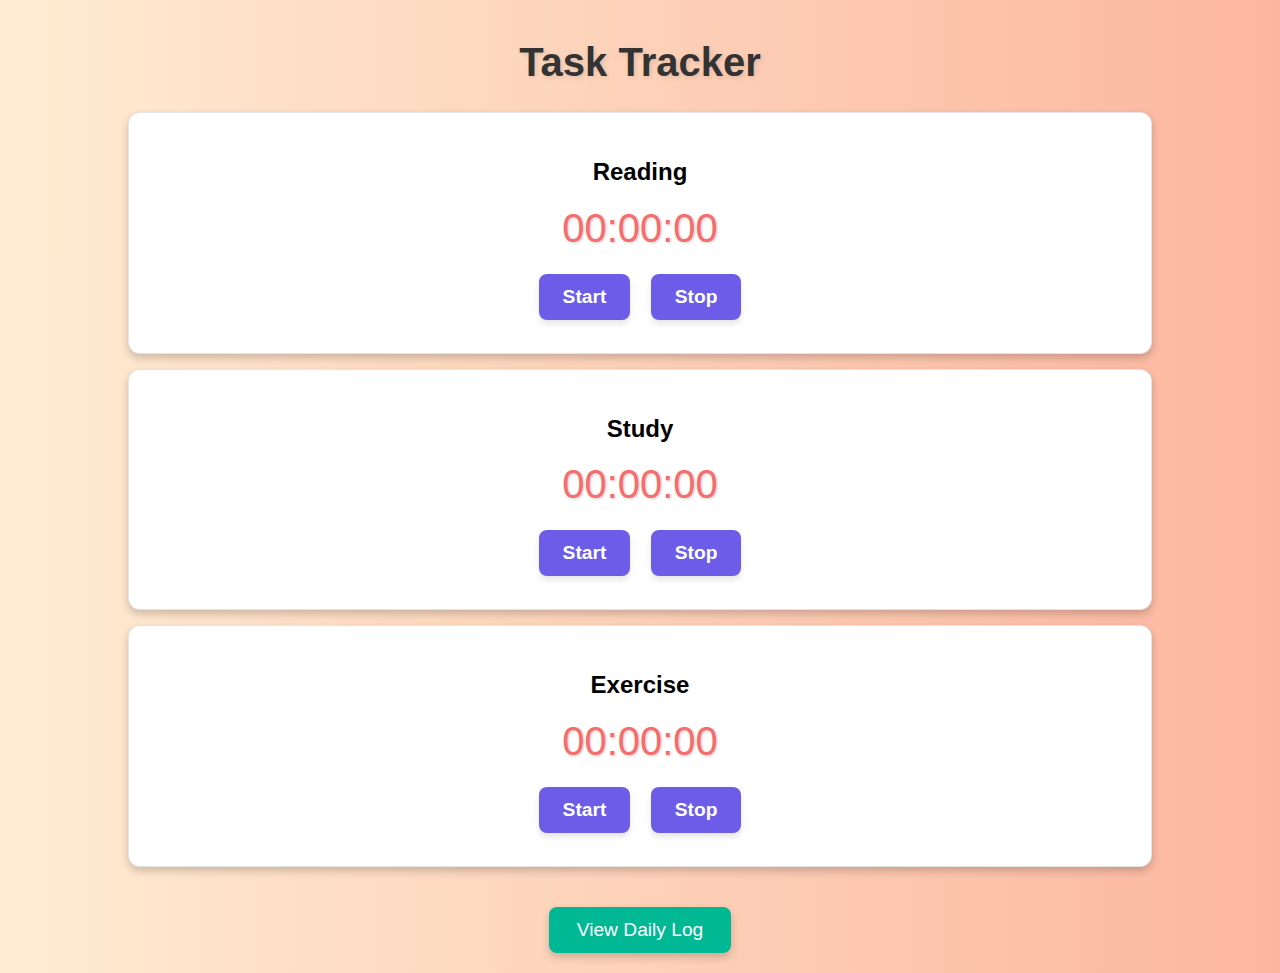
<file: index.html>
<!DOCTYPE html>
<html lang="en">
<head>
    <meta charset="UTF-8">
    <meta name="viewport" content="width=device-width, initial-scale=1.0">
    <title>Task Tracker</title>
    <link rel="stylesheet" href="style.css">
</head>
<body>
    <div class="container">
        <h1>Task Tracker</h1>
        <div id="task-list">
            <div class="task" data-task="Reading">
                <h2>Reading</h2>
                <div class="timer" id="timer-reading">00:00:00</div>
                <button onclick="startTask('Reading')">Start</button>
                <button onclick="stopTask('Reading')">Stop</button>
            </div>
            <div class="task" data-task="Study">
                <h2>Study</h2>
                <div class="timer" id="timer-study">00:00:00</div>
                <button onclick="startTask('Study')">Start</button>
                <button onclick="stopTask('Study')">Stop</button>
            </div>
            <div class="task" data-task="Exercise">
                <h2>Exercise</h2>
                <div class="timer" id="timer-exercise">00:00:00</div>
                <button onclick="startTask('Exercise')">Start</button>
                <button onclick="stopTask('Exercise')">Stop</button>
            </div>
        </div>
        <a href="log.html" class="log-button">View Daily Log</a>
    </div>

    <script src="script.js"></script>
</body>
</html>
</file>
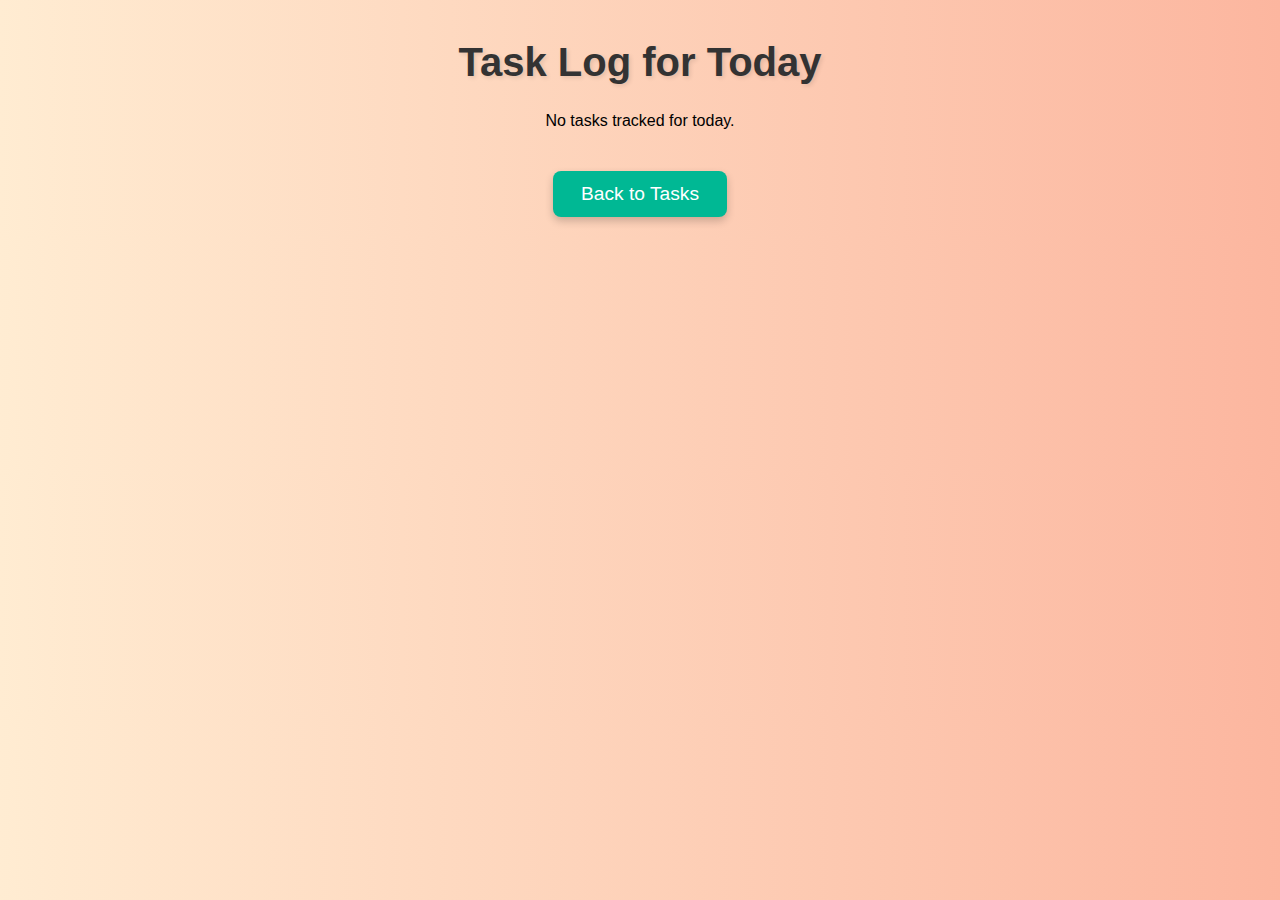
<file: log.html>
<!DOCTYPE html>
<html lang="en">
<head>
    <meta charset="UTF-8">
    <meta name="viewport" content="width=device-width, initial-scale=1.0">
    <title>Task Log</title>
    <link rel="stylesheet" href="style.css">
</head>
<body>
    <div class="container">
        <h1>Task Log for Today</h1>
        <div id="log"></div>
        <a href="index.html" class="log-button">Back to Tasks</a>
    </div>

    <script>
        document.addEventListener('DOMContentLoaded', () => {
            let today = new Date().toLocaleDateString();
            let log = JSON.parse(localStorage.getItem(today)) || {};
            const logDiv = document.getElementById('log');

            if (Object.keys(log).length === 0) {
                logDiv.innerHTML = "<p>No tasks tracked for today.</p>";
            } else {
                Object.keys(log).forEach(task => {
                    logDiv.innerHTML += `<h2>${task}</h2><p>Time Spent: ${formatTime(log[task])}</p>`;
                });
            }
        });

        function formatTime(seconds) {
            const hrs = Math.floor(seconds / 3600);
            const mins = Math.floor((seconds % 3600) / 60);
            const secs = seconds % 60;
            return `${hrs.toString().padStart(2, '0')}:${mins.toString().padStart(2, '0')}:${secs.toString().padStart(2, '0')}`;
        }
    </script>
</body>
</html>
</file>
<file: style.css>
body {
    font-family: 'Poppins', sans-serif; /* Changed to a modern, elegant font */
    background: linear-gradient(to right, #ffecd2, #fcb69f); /* Gradient background */
    margin: 0;
    padding: 0;
}

.container {
    width: 80%;
    margin: auto;
    overflow: hidden;
    text-align: center;
    padding: 20px;
}

h1 {
    margin-top: 20px;
    color: #333;
    font-size: 2.5em;
    text-shadow: 2px 2px 4px rgba(0, 0, 0, 0.1);
}

.task {
    background: #fff;
    margin: 15px 0;
    padding: 25px;
    border: 1px solid rgba(0, 0, 0, 0.1);
    border-radius: 12px;
    box-shadow: 0 4px 8px rgba(0, 0, 0, 0.2);
    transition: transform 0.2s ease, box-shadow 0.2s ease;
}

.task:hover {
    transform: translateY(-5px);
    box-shadow: 0 8px 16px rgba(0, 0, 0, 0.3);
}

.timer {
    font-size: 2.5em;
    color: #f76c6c; /* Bright color for attention */
    margin: 15px 0;
    text-shadow: 1px 1px 3px rgba(0, 0, 0, 0.2);
}

button {
    padding: 12px 24px;
    font-size: 1.2em;
    font-weight: bold;
    cursor: pointer;
    margin: 8px;
    border: none;
    border-radius: 8px;
    background-color: #6c5ce7;
    color: #fff;
    box-shadow: 0 4px 6px rgba(0, 0, 0, 0.1);
    transition: background-color 0.3s, transform 0.3s;
}

button:hover {
    background-color: #341f97;
    transform: scale(1.05);
}

.log-button {
    display: inline-block;
    margin-top: 25px;
    text-decoration: none;
    background-color: #00b894;
    color: #fff;
    padding: 12px 28px;
    border-radius: 8px;
    font-size: 1.2em;
    transition: background-color 0.3s ease, transform 0.3s;
    box-shadow: 0 4px 8px rgba(0, 0, 0, 0.2);
}

.log-button:hover {
    background-color: #019874;
    transform: scale(1.05);
}
</file>
